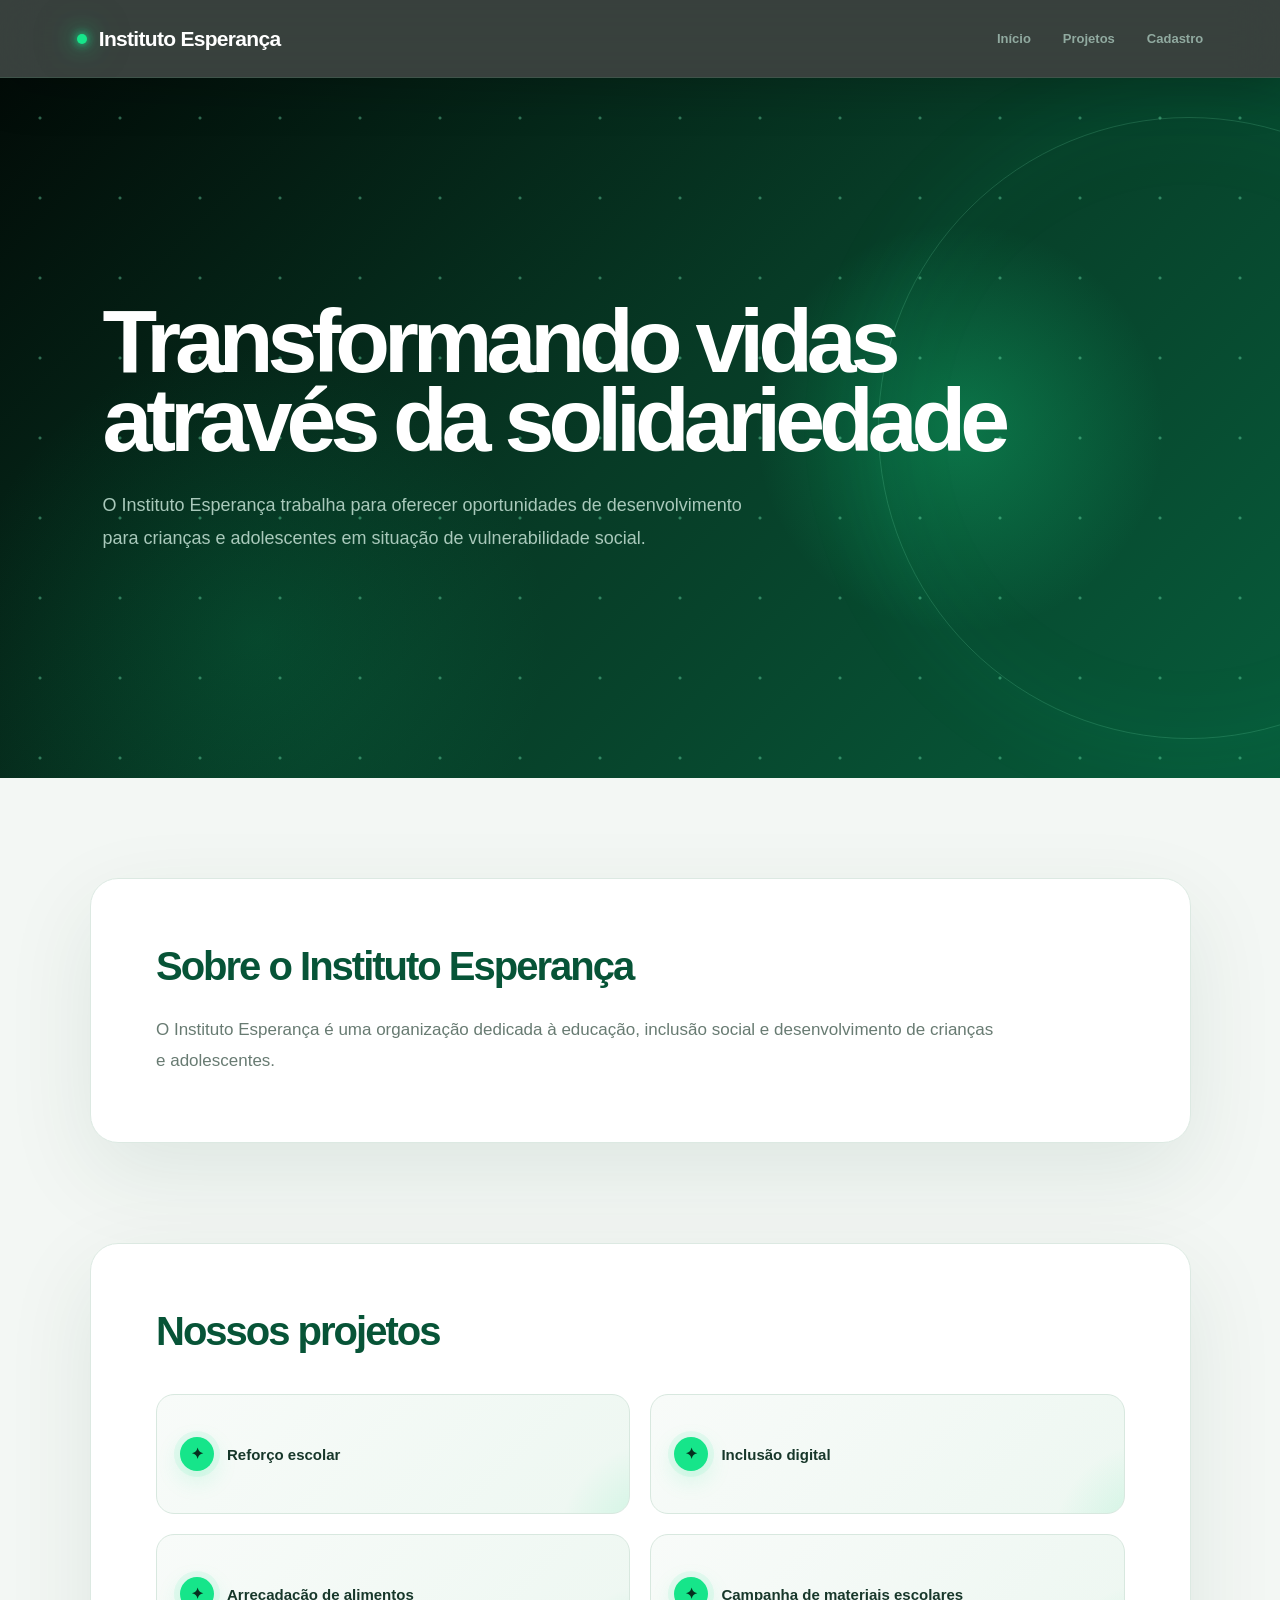
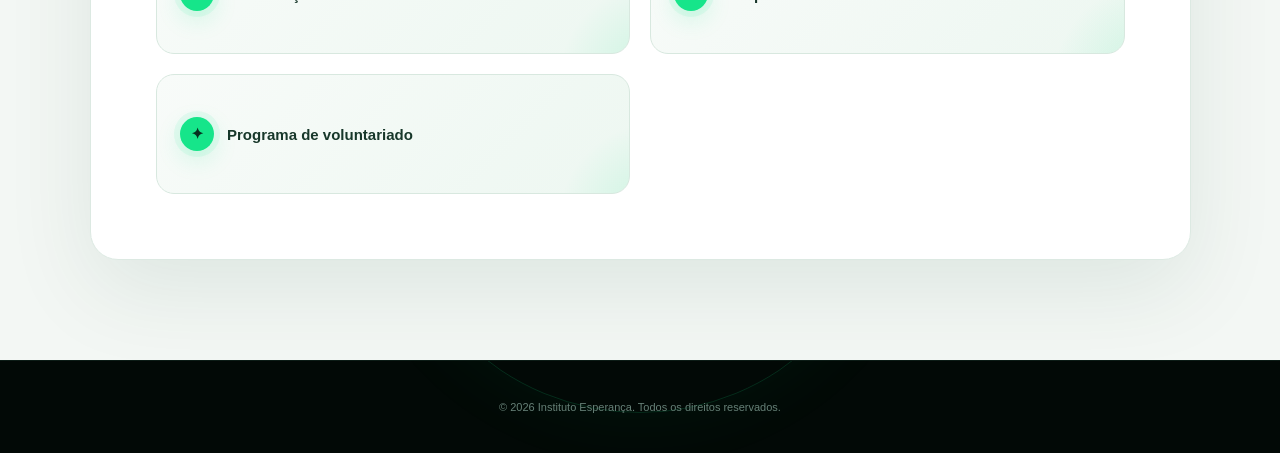
<file: index.html>
<!DOCTYPE html>
<html lang="pt-BR">

<head>
    <meta charset="UTF-8">
    <meta name="viewport" content="width=device-width, initial-scale=1.0">

    <link rel="stylesheet" href="style.css">

    <title>Instituto Esperança</title>
</head>

<body>

    <header>

        <h1>Instituto Esperança</h1>

        <nav>
            <a href="index.html">Início</a>
            <a href="projetos.html">Projetos</a>
            <a href="cadastro.html">Cadastro</a>
        </nav>

    </header>

    <main>

        <section>

            <h2>Transformando vidas através da solidariedade</h2>

            <p>
                O Instituto Esperança trabalha para oferecer oportunidades
                de desenvolvimento para crianças e adolescentes em situação
                de vulnerabilidade social.
            </p>

        </section>

        <section>

            <h2>Sobre o Instituto Esperança</h2>

            <p>
                O Instituto Esperança é uma organização dedicada à educação,
                inclusão social e desenvolvimento de crianças e adolescentes.
            </p>

        </section>

        <section>

            <h2>Nossos projetos</h2>

            <ul>
                <li>Reforço escolar</li>
                <li>Inclusão digital</li>
                <li>Arrecadação de alimentos</li>
                <li>Campanha de materiais escolares</li>
                <li>Programa de voluntariado</li>
            </ul>

        </section>

    </main>

    <footer>

        <p>
            © 2026 Instituto Esperança. Todos os direitos reservados.
        </p>

    </footer>

</body>

</html>
</file>
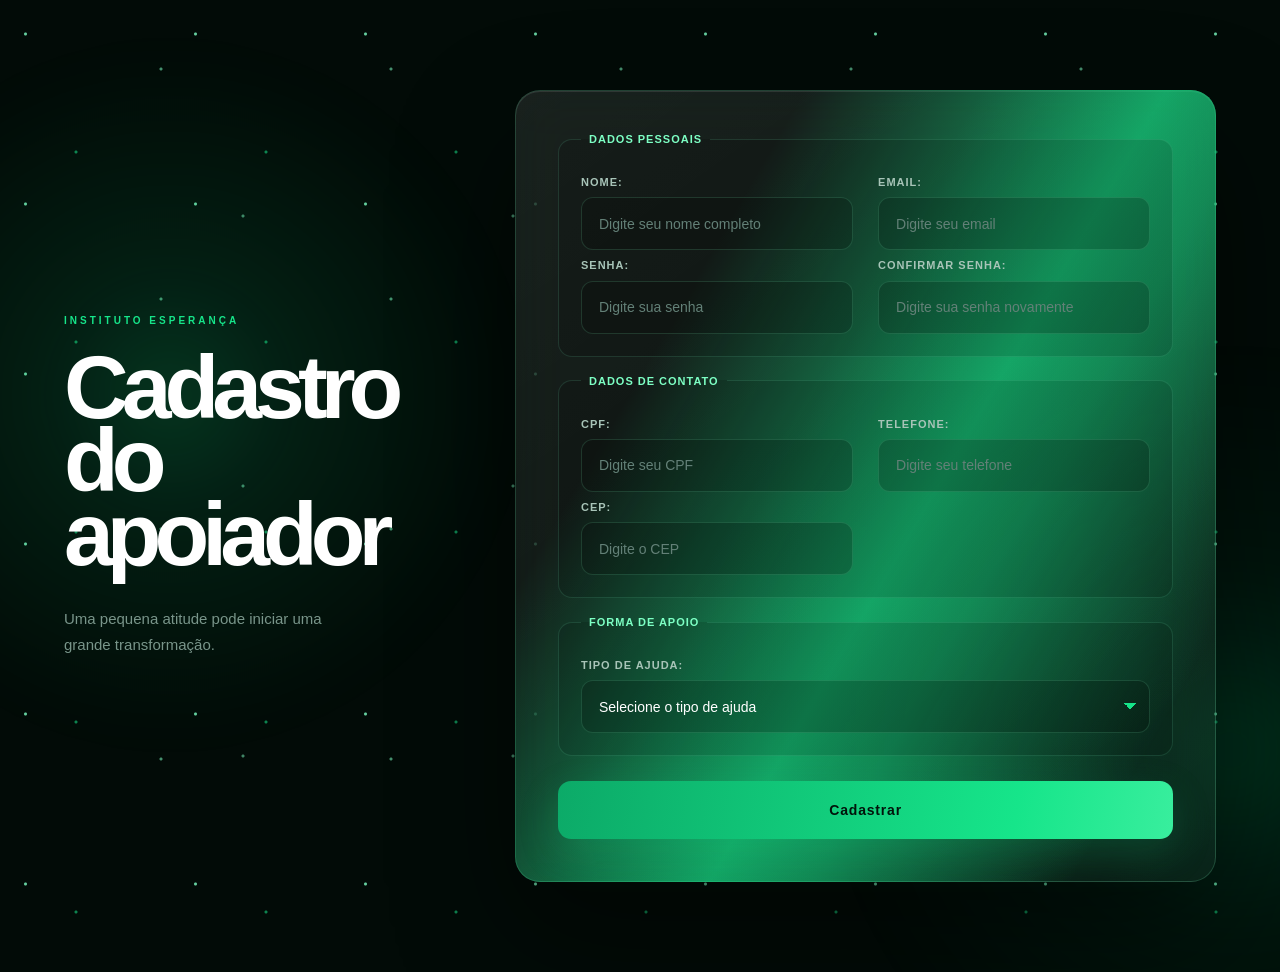
<file: cadastro.html>
<!DOCTYPE html>
<html lang="pt-BR">

<head>

    <meta charset="UTF-8">
    <meta name="viewport" content="width=device-width, initial-scale=1.0">

    <link rel="stylesheet" href="style.css">

    <title>Cadastro - Instituto Esperança</title>

</head>

<body>

    <main>

        <h2>Cadastro do apoiador</h2>

        <form id="formulario">

            <!-- DADOS PESSOAIS -->

            <fieldset>

                <legend>Dados pessoais</legend>

                <div class="campo">

                    <label for="nome">Nome:</label>

                    <input
                        type="text"
                        id="nome"
                        name="nome"
                        placeholder="Digite seu nome completo"
                        required
                    >

                </div>

                <div class="campo">

                    <label for="email">Email:</label>

                    <input
                        type="email"
                        id="email"
                        name="email"
                        placeholder="Digite seu email"
                        required
                    >

                </div>

                <div class="campo">

                    <label for="senha">Senha:</label>

                    <input
                        type="password"
                        id="senha"
                        name="senha"
                        placeholder="Digite sua senha"
                        minlength="8"
                        required
                    >

                </div>

                <div class="campo">

                    <label for="confirmar_senha">
                        Confirmar senha:
                    </label>

                    <input
                        type="password"
                        id="confirmar_senha"
                        name="confirmar_senha"
                        placeholder="Digite sua senha novamente"
                        minlength="8"
                        required
                    >

                </div>

            </fieldset>


            <!-- DADOS DE CONTATO -->

            <fieldset>

                <legend>Dados de contato</legend>

                <div class="campo">

                    <label for="cpf">CPF:</label>

                    <input
                        type="text"
                        id="cpf"
                        name="cpf"
                        placeholder="Digite seu CPF"
                        maxlength="14"
                        pattern="[0-9]{3}\.[0-9]{3}\.[0-9]{3}-[0-9]{2}"
                        title="Digite o CPF no formato 000.000.000-00"
                        required
                    >

                </div>

                <div class="campo">

                    <label for="telefone">Telefone:</label>

                    <input
                        type="tel"
                        id="telefone"
                        name="telefone"
                        placeholder="Digite seu telefone"
                        maxlength="15"
                        pattern="\([0-9]{2}\) [0-9]{5}-[0-9]{4}"
                        title="Digite o telefone no formato (00) 00000-0000"
                        required
                    >

                </div>

                <div class="campo">

                    <label for="cep">CEP:</label>

                    <input
                        type="text"
                        id="cep"
                        name="cep"
                        placeholder="Digite o CEP"
                        maxlength="9"
                        pattern="[0-9]{5}-[0-9]{3}"
                        title="Digite o CEP no formato 00000-000"
                        required
                    >

                </div>

            </fieldset>


            <!-- FORMA DE APOIO -->

            <fieldset>

                <legend>Forma de apoio</legend>

                <div class="campo campo-completo">

                    <label for="tipo_ajuda">
                        Tipo de ajuda:
                    </label>

                    <select
                        id="tipo_ajuda"
                        name="tipo_ajuda"
                        required
                    >

                        <option value="">
                            Selecione o tipo de ajuda
                        </option>

                        <option value="financeira">
                            Financeira
                        </option>

                        <option value="material">
                            Material
                        </option>

                        <option value="voluntariado">
                            Voluntariado
                        </option>

                    </select>

                </div>

            </fieldset>


            <button type="submit">
                Cadastrar
            </button>

        </form>

    </main>


    <script src="script.js"></script>

</body>

</html>
</file>
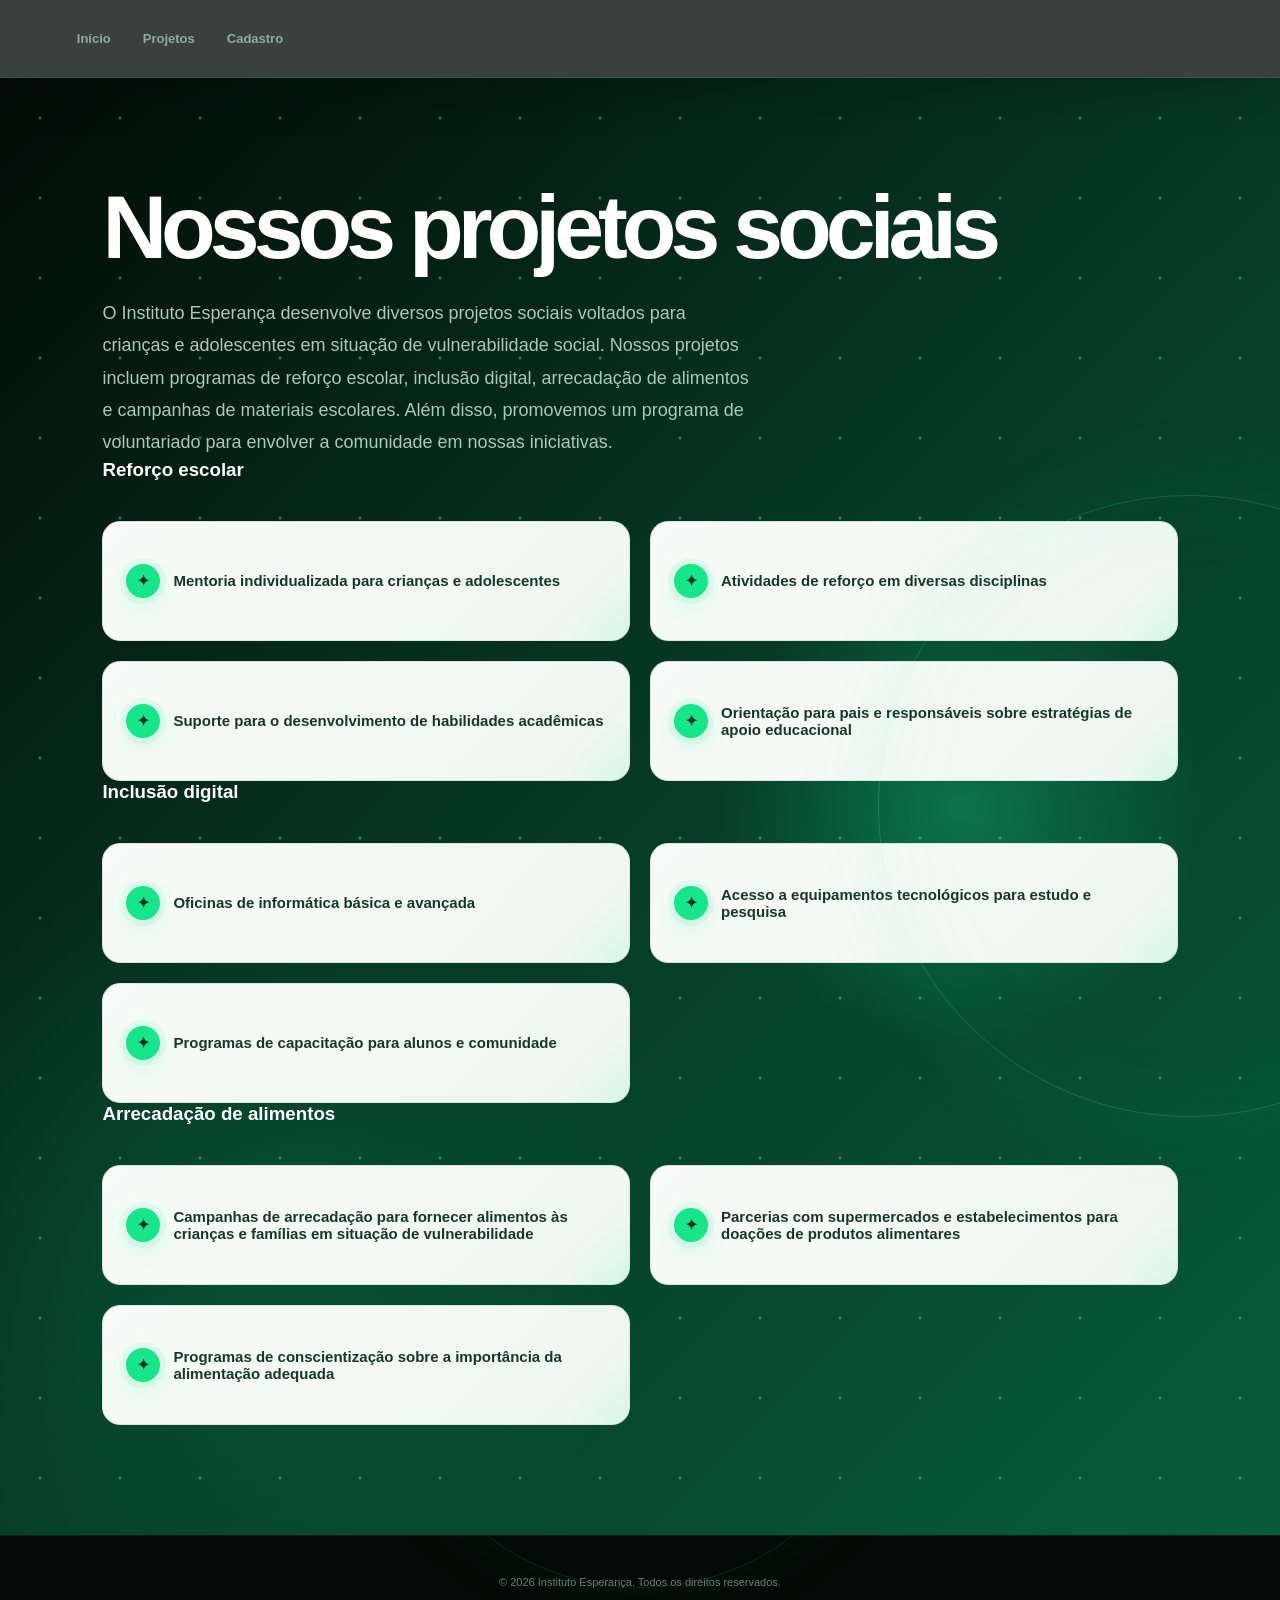
<file: projetos.html>
<!DOCTYPE html>
<html lang="pt-BR">

<head>
    <meta charset="UTF-8">
    <meta name="viewport" content="width=device-width, initial-scale=1.0">

    <link rel="stylesheet" href="style.css">

    <title>Projetos - Instituto Esperança</title>
</head>

<body>

    <header>

        <nav>
            <a href="index.html">Início</a>
            <a href="projetos.html">Projetos</a>
            <a href="cadastro.html">Cadastro</a>
        </nav>

    </header>

    <main>

        <section>

            <h2>Nossos projetos sociais</h2>

            <p>
                O Instituto Esperança desenvolve diversos projetos sociais
                voltados para crianças e adolescentes em situação de
                vulnerabilidade social. Nossos projetos incluem programas
                de reforço escolar, inclusão digital, arrecadação de alimentos
                e campanhas de materiais escolares. Além disso, promovemos
                um programa de voluntariado para envolver a comunidade
                em nossas iniciativas.
            </p>

            <article>

                <h3>Reforço escolar</h3>

                <ul>
                    <li>
                        Mentoria individualizada para crianças e adolescentes
                    </li>

                    <li>
                        Atividades de reforço em diversas disciplinas
                    </li>

                    <li>
                        Suporte para o desenvolvimento de habilidades acadêmicas
                    </li>

                    <li>
                        Orientação para pais e responsáveis sobre estratégias
                        de apoio educacional
                    </li>
                </ul>

            </article>

            <article>

                <h3>Inclusão digital</h3>

                <ul>
                    <li>
                        Oficinas de informática básica e avançada
                    </li>

                    <li>
                        Acesso a equipamentos tecnológicos para estudo e pesquisa
                    </li>

                    <li>
                        Programas de capacitação para alunos e comunidade
                    </li>
                </ul>

            </article>

            <article>

                <h3>Arrecadação de alimentos</h3>

                <ul>
                    <li>
                        Campanhas de arrecadação para fornecer alimentos
                        às crianças e famílias em situação de vulnerabilidade
                    </li>

                    <li>
                        Parcerias com supermercados e estabelecimentos
                        para doações de produtos alimentares
                    </li>

                    <li>
                        Programas de conscientização sobre a importância
                        da alimentação adequada
                    </li>
                </ul>

            </article>

        </section>

    </main>

    <footer>

        <p>
            © 2026 Instituto Esperança. Todos os direitos reservados.
        </p>

    </footer>

</body>

</html>
</file>
<file: style.css>
/* ============================================================
   INSTITUTO ESPERANÇA
   EXPERIENCE DESIGN
   ORGANIC MOTION / LIVING BACKGROUND
============================================================ */

:root {
    --green: #16e58a;
    --green-2: #08a866;
    --green-3: #7dffc4;
    --dark: #03100b;
    --dark-2: #061a11;
    --dark-3: #0b3020;

    --white: #f4fff9;
    --muted: #8fa99d;

    --cream: #f3f7f4;
    --text: #10271e;

    --ease: cubic-bezier(.16, 1, .3, 1);
}


/* ============================================================
   RESET
============================================================ */

* {
    margin: 0;
    padding: 0;
    box-sizing: border-box;
}

html {
    scroll-behavior: smooth;
}

body {
    min-height: 100vh;

    font-family:
        Inter,
        "Segoe UI",
        Arial,
        sans-serif;

    background: var(--cream);

    color: var(--text);

    overflow-x: hidden;
}


/* ============================================================
   SCROLLBAR
============================================================ */

::-webkit-scrollbar {
    width: 8px;
}

::-webkit-scrollbar-track {
    background: #020a06;
}

::-webkit-scrollbar-thumb {
    background:
        linear-gradient(
            var(--green-2),
            var(--green)
        );

    border-radius: 20px;
}


/* ============================================================
   HEADER
============================================================ */

header {
    position: sticky;

    top: 0;

    z-index: 9999;

    height: 78px;

    padding: 0 6vw;

    display: flex;

    align-items: center;

    justify-content: space-between;

    background:
        rgba(3, 14, 9, .78);

    backdrop-filter:
        blur(22px);

    -webkit-backdrop-filter:
        blur(22px);

    border-bottom:
        1px solid
        rgba(125, 255, 196, .10);

    box-shadow:
        0 10px 50px
        rgba(0, 0, 0, .20);
}


/* ============================================================
   LOGO
============================================================ */

header h1 {
    position: relative;

    display: flex;

    align-items: center;

    gap: 12px;

    color: white;

    font-size: 21px;

    font-weight: 850;

    letter-spacing: -.7px;
}

header h1::before {
    content: "";

    width: 10px;
    height: 10px;

    border-radius: 50%;

    background:
        var(--green);

    box-shadow:
        0 0 8px var(--green),
        0 0 22px var(--green),
        0 0 45px rgba(22, 229, 138, .55);

    animation:
        logoPulse
        2s
        ease-in-out
        infinite;
}

@keyframes logoPulse {

    0%,
    100% {
        transform: scale(.8);

        box-shadow:
            0 0 7px var(--green),
            0 0 18px var(--green);
    }

    50% {
        transform: scale(1.3);

        box-shadow:
            0 0 10px var(--green),
            0 0 30px var(--green),
            0 0 60px rgba(22,229,138,.45);
    }
}


/* ============================================================
   NAV
============================================================ */

nav {
    display: flex;

    align-items: center;

    gap: 32px;
}

nav a {
    position: relative;

    color: #91aaa0;

    text-decoration: none;

    font-size: 13px;

    font-weight: 700;

    transition:
        color .3s ease,
        transform .3s var(--ease);
}

nav a:hover {
    color: white;

    transform:
        translateY(-2px);
}

nav a::after {
    content: "";

    position: absolute;

    left: 50%;

    bottom: -9px;

    width: 5px;
    height: 5px;

    border-radius: 50%;

    background:
        var(--green);

    box-shadow:
        0 0 12px var(--green);

    transform:
        translateX(-50%)
        scale(0);

    transition:
        transform .35s var(--ease);
}

nav a:hover::after {
    transform:
        translateX(-50%)
        scale(1);
}


/* ============================================================
   ============================================================
   CADASTRO
   ============================================================
============================================================ */

body:has(form) {

    position: relative;

    min-height: 100vh;

    color: var(--white);

    background:
        #020b07;

    overflow-x: hidden;
}


/* ============================================================
   CAMADA 1 — GRADIENTE ANIMADO
============================================================ */

body:has(form) main {

    position: relative;

    min-height:
        calc(100vh - 78px);

    display: grid;

    grid-template-columns:
        minmax(280px, 430px)
        minmax(620px, 820px);

    align-items: center;

    justify-content: center;

    gap:
        clamp(45px, 7vw, 110px);

    padding:
        90px 5vw;

    isolation: isolate;
}


/* ============================================================
   CAMADA 2 — AURORA
============================================================ */

body:has(form) main::before {

    content: "";

    position: fixed;

    width: 700px;
    height: 700px;

    left: -180px;
    top: 5%;

    border-radius: 50%;

    background:
        radial-gradient(
            circle,
            rgba(22,229,138,.20) 0%,
            rgba(22,229,138,.09) 25%,
            transparent 70%
        );

    filter:
        blur(25px);

    z-index: -5;

    animation:
        auroraOne
        13s
        ease-in-out
        infinite alternate;
}

@keyframes auroraOne {

    0% {
        transform:
            translate(-50px, 0)
            scale(1);
    }

    50% {
        transform:
            translate(80px, 60px)
            scale(1.15);
    }

    100% {
        transform:
            translate(-20px, 120px)
            scale(.95);
    }
}


/* ============================================================
   CAMADA 3 — SEGUNDA AURORA
============================================================ */

body:has(form) main::after {

    content: "";

    position: fixed;

    width: 800px;
    height: 800px;

    right: -350px;
    bottom: -250px;

    border-radius: 50%;

    background:
        radial-gradient(
            circle,
            rgba(0,190,112,.22),
            rgba(0,190,112,.06) 30%,
            transparent 70%
        );

    filter:
        blur(30px);

    z-index: -5;

    animation:
        auroraTwo
        15s
        ease-in-out
        infinite alternate;
}

@keyframes auroraTwo {

    0% {
        transform:
            translate(0, 0)
            scale(1);
    }

    50% {
        transform:
            translate(-100px, -80px)
            scale(1.2);
    }

    100% {
        transform:
            translate(-30px, 20px)
            scale(.9);
    }
}


/* ============================================================
   CAMADA 4 — PARTÍCULAS
============================================================ */

body:has(form) {

    background-image:

        radial-gradient(
            circle at 15% 20%,
            rgba(125,255,196,.8) 1px,
            transparent 2px
        ),

        radial-gradient(
            circle at 70% 30%,
            rgba(125,255,196,.55) 1px,
            transparent 2px
        ),

        radial-gradient(
            circle at 40% 80%,
            rgba(22,229,138,.55) 1px,
            transparent 2px
        ),

        radial-gradient(
            circle at 90% 80%,
            rgba(125,255,196,.5) 1px,
            transparent 2px
        );

    background-size:
        170px 170px,
        230px 230px,
        190px 190px,
        270px 270px;

    animation:
        particleDrift
        25s
        linear
        infinite;
}

@keyframes particleDrift {

    0% {
        background-position:
            0 0,
            0 0,
            0 0,
            0 0;
    }

    50% {
        background-position:
            40px -60px,
            -70px 50px,
            50px 70px,
            -60px -40px;
    }

    100% {
        background-position:
            0 0,
            0 0,
            0 0,
            0 0;
    }
}


/* ============================================================
   CAMADA 5 — GRID TECNOLÓGICO SUTIL
============================================================ */

body:has(form) form::after {

    content: "";

    position: absolute;

    inset: -1px;

    border-radius: 25px;

    pointer-events: none;

    background:
        linear-gradient(
            120deg,
            transparent 20%,
            rgba(22,229,138,.15),
            transparent 45%
        );

    background-size:
        200% 200%;

    animation:
        glassLight
        6s
        ease-in-out
        infinite;

    z-index: -1;
}

@keyframes glassLight {

    0% {
        background-position:
            200% 0;
    }

    50% {
        background-position:
            0 100%;
    }

    100% {
        background-position:
            200% 0;
    }
}


/* ============================================================
   TÍTULO
============================================================ */

body:has(form) main > h2 {

    position: relative;

    z-index: 20;

    margin: 0;

    color:
        white;

    font-size:
        clamp(60px, 7vw, 105px);

    line-height:
        .82;

    letter-spacing:
        -7px;

    font-weight:
        900;

    animation:
        titleEnter
        1.1s
        var(--ease)
        both;
}

@keyframes titleEnter {

    from {

        opacity: 0;

        transform:
            translateX(-70px)
            scale(.94);

        filter:
            blur(10px);
    }

    to {

        opacity: 1;

        transform:
            translateX(0)
            scale(1);

        filter:
            blur(0);
    }
}


/* ============================================================
   PEQUENO TEXTO ACIMA
============================================================ */

body:has(form) main > h2::before {

    content:
        "INSTITUTO ESPERANÇA";

    display:
        block;

    margin-bottom:
        25px;

    color:
        var(--green);

    font-size:
        10px;

    line-height:
        1;

    letter-spacing:
        3px;

    font-weight:
        900;

    animation:
        labelEnter
        .8s
        .2s
        both;
}


/* ============================================================
   FRASE
============================================================ */

body:has(form) main > h2::after {

    content:
        "Uma pequena atitude pode iniciar uma grande transformação.";

    display:
        block;

    max-width:
        300px;

    margin-top:
        35px;

    color:
        #79958a;

    font-size:
        15px;

    line-height:
        1.7;

    letter-spacing:
        0;

    font-weight:
        400;

    animation:
        labelEnter
        .8s
        .4s
        both;
}

@keyframes labelEnter {

    from {

        opacity:
            0;

        transform:
            translateY(20px);
    }

    to {

        opacity:
            1;

        transform:
            translateY(0);
    }
}


/* ============================================================
   CÍRCULO ORBITAL ATRÁS DO TÍTULO
============================================================ */

body:has(form) main > h2 {

    isolation:
        isolate;
}

body:has(form) main > h2 {
    --orbit-size: 360px;
}

body:has(form) main > h2::marker {
    display: none;
}


/* ============================================================
   FORMULÁRIO GLASS
============================================================ */

body:has(form) form {

    position:
        relative;

    z-index:
        30;

    width:
        100%;

    padding:
        42px;

    display:
        grid;

    grid-template-columns:
        minmax(0, 1fr)
        minmax(0, 1fr);

    column-gap:
        25px;

    row-gap:
        0;

    background:
        linear-gradient(
            145deg,
            rgba(255,255,255,.095),
            rgba(255,255,255,.035)
        );

    border:
        1px solid
        rgba(125,255,196,.18);

    border-radius:
        25px;

    backdrop-filter:
        blur(28px);

    -webkit-backdrop-filter:
        blur(28px);

    box-shadow:

        0 50px 120px
        rgba(0,0,0,.48),

        inset 0 1px 0
        rgba(255,255,255,.10);

    animation:
        formEnter
        1s
        .15s
        var(--ease)
        both;
}

@keyframes formEnter {

    from {

        opacity:
            0;

        transform:
            translateY(50px)
            rotateX(5deg)
            scale(.95);

        filter:
            blur(10px);
    }

    to {

        opacity:
            1;

        transform:
            translateY(0)
            rotateX(0)
            scale(1);

        filter:
            blur(0);
    }
}


/* ============================================================
   BORDA ANIMADA
============================================================ */

body:has(form) form::before {

    content:
        "";

    position:
        absolute;

    inset:
        -1px;

    border-radius:
        25px;

    padding:
        1px;

    background:
        linear-gradient(
            120deg,
            transparent 10%,
            rgba(22,229,138,.65),
            transparent 35%,
            transparent 65%,
            rgba(125,255,196,.35),
            transparent 90%
        );

    background-size:
        250% 250%;

    animation:
        borderMove
        7s
        linear
        infinite;

    pointer-events:
        none;

    z-index:
        -1;
}

@keyframes borderMove {

    0% {
        background-position:
            200% 50%;
    }

    100% {
        background-position:
            -50% 50%;
    }
}


/* ============================================================
   ETIQUETA NOVO APOIADOR
============================================================ */

body:has(form) form {

    counter-reset:
        campo;
}

body:has(form) form > label {

    position:
        relative;

    display:
        block;

    margin-top:
        20px;

    margin-bottom:
        8px;

    color:
        #a8c4b8;

    font-size:
        11px;

    font-weight:
        800;

    letter-spacing:
        1px;

    text-transform:
        uppercase;

    line-height:
        1.3;

    animation:
        fieldEnter
        .7s
        var(--ease)
        both;
}


/* ============================================================
   ORGANIZAÇÃO DAS LABELS
============================================================ */

/* Nome */

body:has(form) form > label:nth-of-type(1) {
    grid-column: 1;
    grid-row: 1;
}

/* Email */

body:has(form) form > label:nth-of-type(2) {
    grid-column: 2;
    grid-row: 1;
}

/* Senha */

body:has(form) form > label:nth-of-type(3) {
    grid-column: 1;
    grid-row: 3;
}

/* Confirmar senha */

body:has(form) form > label:nth-of-type(4) {
    grid-column: 2;
    grid-row: 3;
}

/* CPF */

body:has(form) form > label:nth-of-type(5) {
    grid-column: 1;
    grid-row: 5;
}

/* Telefone */

body:has(form) form > label:nth-of-type(6) {
    grid-column: 2;
    grid-row: 5;
}

/* CEP */

body:has(form) form > label:nth-of-type(7) {
    grid-column: 1;
    grid-row: 7;
}

/* Tipo de ajuda */

body:has(form) form > label:nth-of-type(8) {
    grid-column: 2;
    grid-row: 7;
}


/* ============================================================
   INPUTS
============================================================ */

body:has(form) form > input,
body:has(form) form > select {

    width:
        100%;

    min-width:
        0;

    height:
        53px;

    padding:
        0 17px;

    color:
        white;

    background:
        rgba(0,0,0,.20);

    border:
        1px solid
        rgba(125,255,196,.15);

    border-radius:
        12px;

    outline:
        none;

    font-family:
        inherit;

    font-size:
        14px;

    transition:
        border-color .3s ease,
        background .3s ease,
        box-shadow .35s var(--ease),
        transform .35s var(--ease);

    animation:
        fieldEnter
        .7s
        var(--ease)
        both;
}


/* ============================================================
   INPUT POSITIONS
============================================================ */

/* Nome */

body:has(form) form > input:nth-of-type(1) {
    grid-column: 1;
    grid-row: 2;
}

/* Email */

body:has(form) form > input:nth-of-type(2) {
    grid-column: 2;
    grid-row: 2;
}

/* Senha */

body:has(form) form > input:nth-of-type(3) {
    grid-column: 1;
    grid-row: 4;
}

/* Confirmar senha */

body:has(form) form > input:nth-of-type(4) {
    grid-column: 2;
    grid-row: 4;
}

/* CPF */

body:has(form) form > input:nth-of-type(5) {
    grid-column: 1;
    grid-row: 6;
}

/* Telefone */

body:has(form) form > input:nth-of-type(6) {
    grid-column: 2;
    grid-row: 6;
}

/* CEP */

body:has(form) form > input:nth-of-type(7) {
    grid-column: 1;
    grid-row: 8;
}


/* ============================================================
   SELECT
============================================================ */

body:has(form) form > select {

    grid-column:
        2;

    grid-row:
        8;

    appearance:
        none;

    -webkit-appearance:
        none;

    cursor:
        pointer;

    padding-right:
        42px;

    background-image:

        linear-gradient(
            45deg,
            transparent 50%,
            var(--green) 50%
        ),

        linear-gradient(
            135deg,
            var(--green) 50%,
            transparent 50%
        );

    background-position:

        calc(100% - 19px) 22px,
        calc(100% - 13px) 22px;

    background-size:
        6px 6px,
        6px 6px;

    background-repeat:
        no-repeat;
}

body:has(form) select option {

    color:
        #10271e;

    background:
        white;
}


/* ============================================================
   PLACEHOLDER
============================================================ */

body:has(form) input::placeholder {

    color:
        #638077;

    transition:
        color .3s ease;
}


/* ============================================================
   HOVER
============================================================ */

body:has(form) input:hover,
body:has(form) select:hover {

    border-color:
        rgba(125,255,196,.35);

    background:
        rgba(8,48,32,.32);

    transform:
        translateY(-2px);
}


/* ============================================================
   FOCUS
============================================================ */

body:has(form) input:focus,
body:has(form) select:focus {

    border-color:
        var(--green);

    background:
        rgba(4,35,23,.70);

    transform:
        translateY(-3px);

    box-shadow:

        0 0 0 1px
        rgba(22,229,138,.30),

        0 0 30px
        rgba(22,229,138,.11),

        inset 0 0 20px
        rgba(22,229,138,.035);
}

body:has(form) input:focus::placeholder {

    color:
        #88a99a;
}


/* ============================================================
   FIELDSET
============================================================ */

body:has(form) fieldset {

    grid-column:
        1 / 3;

    width:
        100%;

    margin-top:
        28px;

    padding:
        22px;

    background:
        rgba(0,0,0,.18);

    border:
        1px solid
        rgba(125,255,196,.13);

    border-radius:
        14px;

    animation:
        fieldEnter
        .7s
        .5s
        both;
}

body:has(form) legend {

    padding:
        0 8px;

    color:
        var(--green-3);

    font-size:
        11px;

    font-weight:
        800;

    letter-spacing:
        1px;

    text-transform:
        uppercase;
}

body:has(form) fieldset label {

    display:
        inline-flex;

    align-items:
        center;

    margin:
        12px 20px 0 0;

    color:
        #8ca69a;

    font-size:
        13px;
}

body:has(form) fieldset input[type="radio"],
body:has(form) fieldset input[type="checkbox"] {

    width:
        auto;

    height:
        auto;

    margin-right:
        7px;

    accent-color:
        var(--green);

    box-shadow:
        none;
}


/* ============================================================
   BOTÃO
============================================================ */

body:has(form) form > button {

    position:
        relative;

    grid-column:
        1 / 3;

    grid-row:
        10;

    width:
        100%;

    height:
        58px;

    margin-top:
        32px;

    overflow:
        hidden;

    border:
        none;

    border-radius:
        13px;

    background:
        linear-gradient(
            100deg,
            #0caa68,
            #16e58a,
            #79ffc2,
            #16e58a,
            #0caa68
        );

    background-size:
        300% 100%;

    color:
        #02140b;

    font-family:
        inherit;

    font-size:
        14px;

    font-weight:
        900;

    letter-spacing:
        .8px;

    cursor:
        pointer;

    box-shadow:
        0 15px 40px
        rgba(22,229,138,.18);

    transition:
        transform .35s var(--ease),
        box-shadow .35s ease;

    animation:
        buttonEnter
        .8s
        .65s
        both,

        buttonGradient
        5s
        linear
        infinite;
}

@keyframes buttonGradient {

    0% {
        background-position:
            0% 50%;
    }

    50% {
        background-position:
            100% 50%;
    }

    100% {
        background-position:
            0% 50%;
    }
}


/* ============================================================
   BRILHO DO BOTÃO
============================================================ */

body:has(form) form > button::before {

    content:
        "";

    position:
        absolute;

    top:
        0;

    left:
        -120%;

    width:
        65%;

    height:
        100%;

    background:
        linear-gradient(
            90deg,
            transparent,
            rgba(255,255,255,.65),
            transparent
        );

    transform:
        skewX(-20deg);

    animation:
        buttonShine
        3.2s
        ease-in-out
        infinite;
}

@keyframes buttonShine {

    0% {
        left:
            -120%;
    }

    45%,
    100% {
        left:
            150%;
    }
}


/* ============================================================
   HOVER BOTÃO
============================================================ */

body:has(form) form > button:hover {

    transform:
        translateY(-5px)
        scale(1.01);

    box-shadow:

        0 20px 50px
        rgba(22,229,138,.30),

        0 0 35px
        rgba(22,229,138,.10);
}

body:has(form) form > button:active {

    transform:
        translateY(-1px)
        scale(.995);
}


/* ============================================================
   ANIMAÇÕES
============================================================ */

@keyframes fieldEnter {

    from {

        opacity:
            0;

        transform:
            translateY(20px);

        filter:
            blur(5px);
    }

    to {

        opacity:
            1;

        transform:
            translateY(0);

        filter:
            blur(0);
    }
}

@keyframes buttonEnter {

    from {

        opacity:
            0;

        transform:
            translateY(25px)
            scale(.97);
    }

    to {

        opacity:
            1;

        transform:
            translateY(0)
            scale(1);
    }
}


/* ============================================================
   DELAYS — CAMPOS ENTRANDO EM SEQUÊNCIA
============================================================ */

body:has(form) form > label:nth-of-type(1),
body:has(form) form > input:nth-of-type(1) {
    animation-delay:
        .20s;
}

body:has(form) form > label:nth-of-type(2),
body:has(form) form > input:nth-of-type(2) {
    animation-delay:
        .27s;
}

body:has(form) form > label:nth-of-type(3),
body:has(form) form > input:nth-of-type(3) {
    animation-delay:
        .34s;
}

body:has(form) form > label:nth-of-type(4),
body:has(form) form > input:nth-of-type(4) {
    animation-delay:
        .41s;
}

body:has(form) form > label:nth-of-type(5),
body:has(form) form > input:nth-of-type(5) {
    animation-delay:
        .48s;
}

body:has(form) form > label:nth-of-type(6),
body:has(form) form > input:nth-of-type(6) {
    animation-delay:
        .55s;
}

body:has(form) form > label:nth-of-type(7),
body:has(form) form > input:nth-of-type(7) {
    animation-delay:
        .62s;
}

body:has(form) form > label:nth-of-type(8),
body:has(form) form > select {
    animation-delay:
        .69s;
}


/* ============================================================
   FOOTER
============================================================ */

footer {

    position:
        relative;

    z-index:
        50;

    padding:
        40px 20px;

    text-align:
        center;

    background:
        #020906;

    border-top:
        1px solid
        rgba(125,255,196,.08);

    overflow:
        hidden;
}

footer::before {

    content:
        "";

    position:
        absolute;

    width:
        500px;

    height:
        500px;

    left:
        50%;

    top:
        -450px;

    transform:
        translateX(-50%);

    border:
        1px solid
        rgba(22,229,138,.16);

    border-radius:
        50%;

    box-shadow:
        0 0 80px
        rgba(22,229,138,.05);

    animation:
        footerOrbit
        18s
        linear
        infinite;
}

@keyframes footerOrbit {

    from {
        transform:
            translateX(-50%)
            rotate(0);
    }

    to {
        transform:
            translateX(-50%)
            rotate(360deg);
    }
}

footer p {

    position:
        relative;

    z-index:
        2;

    color:
        #668077;

    font-size:
        11px;
}


/* ============================================================
   PÁGINAS PRINCIPAIS
============================================================ */

main > section:first-child {

    position:
        relative;

    min-height:
        700px;

    padding:
        110px 8%;

    display:
        flex;

    flex-direction:
        column;

    justify-content:
        center;

    color:
        white;

    overflow:
        hidden;

    background:

        radial-gradient(
            circle at 75% 50%,
            rgba(22,229,138,.30),
            transparent 20%
        ),

        radial-gradient(
            circle at 20% 80%,
            rgba(8,168,102,.18),
            transparent 25%
        ),

        linear-gradient(
            135deg,
            #020b07,
            #073b26,
            #075c3b
        );
}


/* ============================================================
   HERO — PARTÍCULAS
============================================================ */

main > section:first-child::before {

    content:
        "";

    position:
        absolute;

    inset:
        0;

    opacity:
        .45;

    background-image:

        radial-gradient(
            circle,
            rgba(125,255,196,.8) 1px,
            transparent 2px
        );

    background-size:
        80px 80px;

    animation:
        heroParticles
        18s
        linear
        infinite;
}

@keyframes heroParticles {

    from {
        transform:
            translate(0,0);
    }

    to {
        transform:
            translate(-80px,-80px);
    }
}


/* ============================================================
   HERO — ORBITA
============================================================ */

main > section:first-child::after {

    content:
        "";

    position:
        absolute;

    width:
        620px;

    height:
        620px;

    right:
        -220px;

    top:
        50%;

    transform:
        translateY(-50%);

    border:
        1px solid
        rgba(125,255,196,.18);

    border-radius:
        50%;

    box-shadow:

        0 0 100px
        rgba(22,229,138,.07),

        inset 0 0 100px
        rgba(22,229,138,.04);

    animation:
        heroOrbit
        20s
        linear
        infinite;
}

@keyframes heroOrbit {

    from {
        transform:
            translateY(-50%)
            rotate(0);
    }

    to {
        transform:
            translateY(-50%)
            rotate(360deg);
    }
}

main > section:first-child h2 {

    position:
        relative;

    z-index:
        5;

    max-width:
        950px;

    font-size:
        clamp(52px, 7vw, 95px);

    line-height:
        .88;

    letter-spacing:
        -6px;

    animation:
        heroText
        1s
        var(--ease)
        both;
}

main > section:first-child p {

    position:
        relative;

    z-index:
        5;

    max-width:
        650px;

    margin-top:
        30px;

    color:
        #a9c9bb;

    font-size:
        18px;

    line-height:
        1.8;

    animation:
        heroText
        1s
        .2s
        var(--ease)
        both;
}

@keyframes heroText {

    from {

        opacity:
            0;

        transform:
            translateY(40px);

        filter:
            blur(8px);
    }

    to {

        opacity:
            1;

        transform:
            translateY(0);

        filter:
            blur(0);
    }
}


/* ============================================================
   SEÇÕES INTERNAS
============================================================ */

main > section:not(:first-child) {

    position:
        relative;

    width:
        86%;

    max-width:
        1250px;

    margin:
        100px auto;

    padding:
        65px;

    overflow:
        hidden;

    background:
        white;

    border:
        1px solid
        #dce9e2;

    border-radius:
        28px;

    box-shadow:
        0 30px 90px
        rgba(15,65,43,.09);

    animation:
        sectionAppear
        .8s
        var(--ease)
        both;
}

main > section:not(:first-child)::before {

    content:
        "";

    position:
        absolute;

    top:
        0;

    left:
        -100%;

    width:
        100%;

    height:
        2px;

    background:
        linear-gradient(
            90deg,
            transparent,
            var(--green),
            transparent
        );

    animation:
        sectionLight
        5s
        linear
        infinite;
}

@keyframes sectionLight {

    from {
        left:
            -100%;
    }

    to {
        left:
            100%;
    }
}

@keyframes sectionAppear {

    from {

        opacity:
            0;

        transform:
            translateY(40px)
            scale(.98);
    }

    to {

        opacity:
            1;

        transform:
            translateY(0)
            scale(1);
    }
}

main > section:not(:first-child) h2 {

    margin-bottom:
        25px;

    color:
        #075437;

    font-size:
        40px;

    letter-spacing:
        -2px;
}

main > section:not(:first-child) p {

    max-width:
        850px;

    color:
        #687b72;

    font-size:
        17px;

    line-height:
        1.85;
}


/* ============================================================
   CARDS
============================================================ */

main > section ul {

    display:
        grid;

    grid-template-columns:
        repeat(2, 1fr);

    gap:
        20px;

    margin-top:
        40px;

    list-style:
        none;
}

main > section li {

    position:
        relative;

    min-height:
        120px;

    display:
        flex;

    align-items:
        center;

    padding:
        25px 25px 25px 70px;

    overflow:
        hidden;

    background:
        linear-gradient(
            135deg,
            #f8fbf9,
            #edf7f1
        );

    border:
        1px solid
        #d8e8df;

    border-radius:
        18px;

    color:
        #17372a;

    font-size:
        15px;

    font-weight:
        750;

    transition:
        transform .5s var(--ease),
        box-shadow .5s ease,
        border-color .5s ease;
}

main > section li::before {

    content:
        "✦";

    position:
        absolute;

    left:
        23px;

    width:
        34px;

    height:
        34px;

    display:
        flex;

    align-items:
        center;

    justify-content:
        center;

    border-radius:
        50%;

    background:
        var(--green);

    color:
        #06301f;

    box-shadow:
        0 0 0 6px
        rgba(22,229,138,.08),

        0 8px 25px
        rgba(22,229,138,.18);

    transition:
        transform .5s var(--ease);
}

main > section li::after {

    content:
        "";

    position:
        absolute;

    width:
        220px;

    height:
        220px;

    right:
        -140px;

    bottom:
        -140px;

    border-radius:
        50%;

    background:
        radial-gradient(
            circle,
            rgba(22,229,138,.18),
            transparent 65%
        );

    transition:
        transform .6s var(--ease);
}

main > section li:hover {

    transform:
        translateY(-10px)
        rotateX(2deg);

    border-color:
        rgba(22,229,138,.45);

    box-shadow:
        0 25px 55px
        rgba(15,70,45,.13);
}

main > section li:hover::before {

    transform:
        rotate(180deg)
        scale(1.15);
}

main > section li:hover::after {

    transform:
        scale(1.7);
}


/* ============================================================
   TABLET
============================================================ */

@media (max-width: 1050px) {

    body:has(form) main {

        grid-template-columns:
            240px
            minmax(500px, 680px);

        gap:
            45px;
    }

    body:has(form) main > h2 {

        font-size:
            65px;

        letter-spacing:
            -4px;
    }

    body:has(form) form {

        padding:
            32px;
    }
}


/* ============================================================
   TABLET PEQUENO
============================================================ */

@media (max-width: 760px) {

    header {

        height:
            auto;

        min-height:
            76px;

        padding:
            18px 5%;

        flex-direction:
            column;

        gap:
            15px;
    }

    nav {

        gap:
            18px;
    }


    body:has(form) main {

        min-height:
            auto;

        display:
            flex;

        flex-direction:
            column;

        align-items:
            stretch;

        gap:
            65px;

        padding:
            80px 5%;
    }


    body:has(form) main > h2 {

        width:
            100%;

        text-align:
            center;

        font-size:
            clamp(58px, 14vw, 82px);

        letter-spacing:
            -5px;
    }


    body:has(form) main > h2::after {

        margin:
            28px auto 0;
    }


    body:has(form) form {

        display:
            flex;

        flex-direction:
            column;

        padding:
            30px 22px;

        gap:
            0;
    }


    body:has(form) form > label,
    body:has(form) form > input,
    body:has(form) form > select {

        grid-column:
            auto !important;

        grid-row:
            auto !important;
    }


    body:has(form) form > label {

        margin-top:
            18px;
    }


    body:has(form) form > input,
    body:has(form) form > select {

        height:
            53px;
    }


    body:has(form) form > button {

        grid-column:
            auto;

        grid-row:
            auto;

        margin-top:
            30px;
    }


    body:has(form) fieldset {

        grid-column:
            auto;
    }


    main > section:not(:first-child) {

        width:
            92%;

        padding:
            40px 25px;
    }


    main > section ul {

        grid-template-columns:
            1fr;
    }
}


/* ============================================================
   CELULAR
============================================================ */

@media (max-width: 450px) {

    header h1 {

        font-size:
            18px;
    }

    nav {

        gap:
            12px;
    }

    nav a {

        font-size:
            11px;
    }


    body:has(form) main {

        padding:
            65px 4%;
    }


    body:has(form) main > h2 {

        font-size:
            50px;

        letter-spacing:
            -3px;
    }


    body:has(form) form {

        padding:
            27px 18px;

        border-radius:
            20px;
    }


    main > section:not(:first-child) {

        width:
            94%;

        padding:
            35px 20px;

        border-radius:
            22px;
    }


    main > section:not(:first-child) h2 {

        font-size:
            30px;
    }
}


/* ============================================================
   ACESSIBILIDADE
============================================================ */

@media (prefers-reduced-motion: reduce) {

    *,
    *::before,
    *::after {

        animation-duration:
            .01ms !important;

        animation-iteration-count:
            1 !important;

        transition-duration:
            .01ms !important;

        scroll-behavior:
            auto !important;
    }
}


/* ============================================================
   FORMULÁRIO - FIELDSET + CAMPOS
============================================================ */

body:has(form) form {
    grid-template-columns: minmax(0, 1fr) minmax(0, 1fr);
}

body:has(form) form fieldset {
    grid-column: 1 / 3;
    display: grid;
    grid-template-columns: minmax(0, 1fr) minmax(0, 1fr);
    gap: 0 25px;
    margin: 0;
    padding: 22px;
    min-width: 0;
    background: rgba(0, 0, 0, .12);
    border: 1px solid rgba(125, 255, 196, .13);
    border-radius: 14px;
    animation: fieldEnter .7s var(--ease) both;
}

body:has(form) form fieldset + fieldset {
    margin-top: 18px;
}

body:has(form) form fieldset legend {
    padding: 0 8px;
    color: var(--green-3);
    font-size: 11px;
    font-weight: 800;
    letter-spacing: 1px;
    text-transform: uppercase;
}

body:has(form) form .campo {
    min-width: 0;
    display: flex;
    flex-direction: column;
}

body:has(form) form .campo label {
    position: relative;
    display: block;
    margin-top: 8px;
    margin-bottom: 8px;
    color: #a8c4b8;
    font-size: 11px;
    font-weight: 800;
    letter-spacing: 1px;
    text-transform: uppercase;
    line-height: 1.3;
    animation: fieldEnter .7s var(--ease) both;
}

body:has(form) form .campo input,
body:has(form) form .campo select {
    width: 100%;
    min-width: 0;
    height: 53px;
    padding: 0 17px;
    color: white;
    background: rgba(0, 0, 0, .20);
    border: 1px solid rgba(125, 255, 196, .15);
    border-radius: 12px;
    outline: none;
    font-family: inherit;
    font-size: 14px;
    transition:
        border-color .3s ease,
        background .3s ease,
        box-shadow .35s var(--ease),
        transform .35s var(--ease);
    animation: fieldEnter .7s var(--ease) both;
}

body:has(form) form .campo select {
    appearance: none;
    -webkit-appearance: none;
    cursor: pointer;
    padding-right: 42px;
    background-image:
        linear-gradient(45deg, transparent 50%, var(--green) 50%),
        linear-gradient(135deg, var(--green) 50%, transparent 50%);
    background-position:
        calc(100% - 19px) 22px,
        calc(100% - 13px) 22px;
    background-size: 6px 6px, 6px 6px;
    background-repeat: no-repeat;
}

body:has(form) form .campo select option {
    color: #10271e;
    background: white;
}

body:has(form) form .campo-completo {
    grid-column: 1 / 3;
}

body:has(form) form .campo input::placeholder {
    color: #638077;
    transition: color .3s ease;
}

body:has(form) form .campo input:hover,
body:has(form) form .campo select:hover {
    border-color: rgba(125, 255, 196, .35);
    background: rgba(8, 48, 32, .32);
    transform: translateY(-2px);
}

body:has(form) form .campo input:focus,
body:has(form) form .campo select:focus {
    border-color: var(--green);
    background: rgba(4, 35, 23, .70);
    transform: translateY(-3px);
    box-shadow:
        0 0 0 1px rgba(22, 229, 138, .30),
        0 0 30px rgba(22, 229, 138, .11),
        inset 0 0 20px rgba(22, 229, 138, .035);
}

body:has(form) form .campo input:focus::placeholder {
    color: #88a99a;
}

body:has(form) form > button {
    grid-column: 1 / 3;
    grid-row: auto;
    width: 100%;
    margin-top: 25px;
}

@media (max-width: 760px) {
    body:has(form) form fieldset {
        grid-column: auto;
        display: flex;
        flex-direction: column;
        gap: 0;
        width: 100%;
    }

    body:has(form) form .campo,
    body:has(form) form .campo-completo {
        width: 100%;
    }

    body:has(form) form fieldset + fieldset {
        margin-top: 18px;
    }

    body:has(form) form > button {
        grid-column: auto;
        grid-row: auto;
        width: 100%;
        margin-top: 30px;
    }
}
</file>
